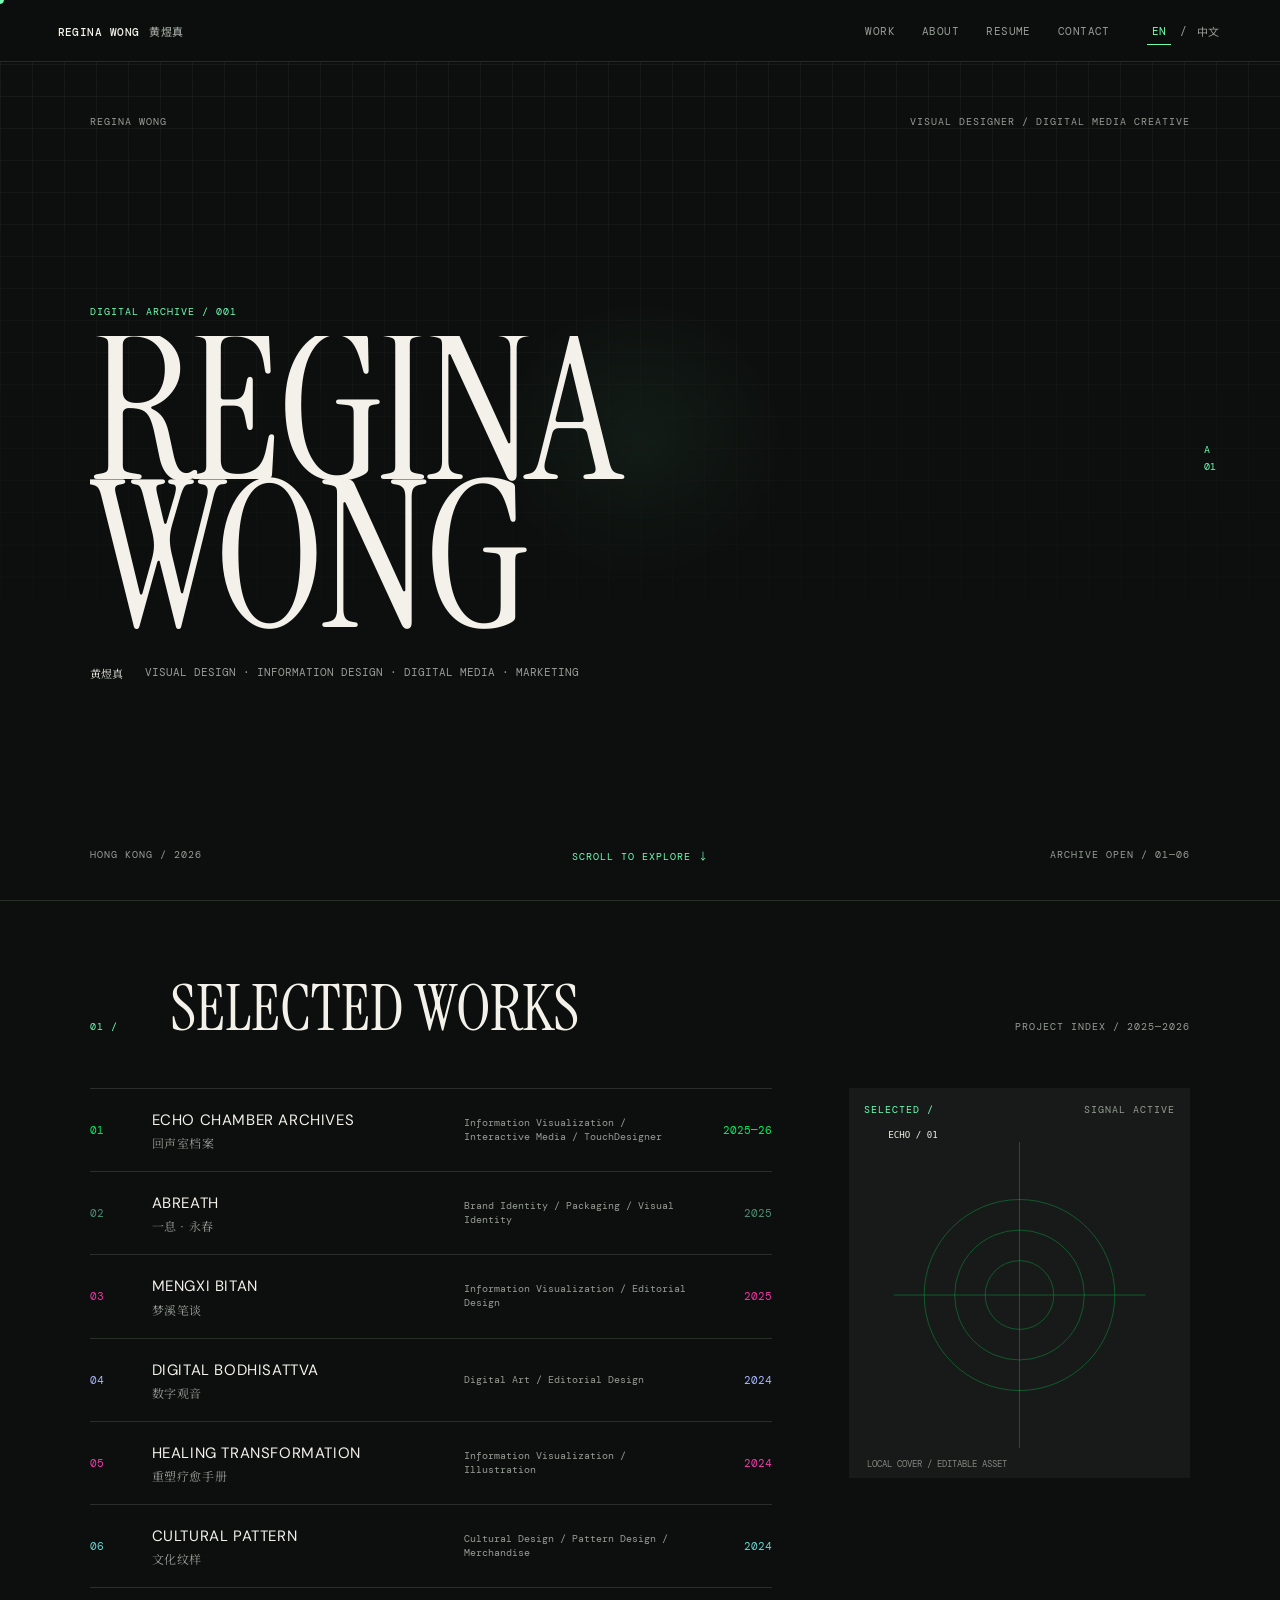
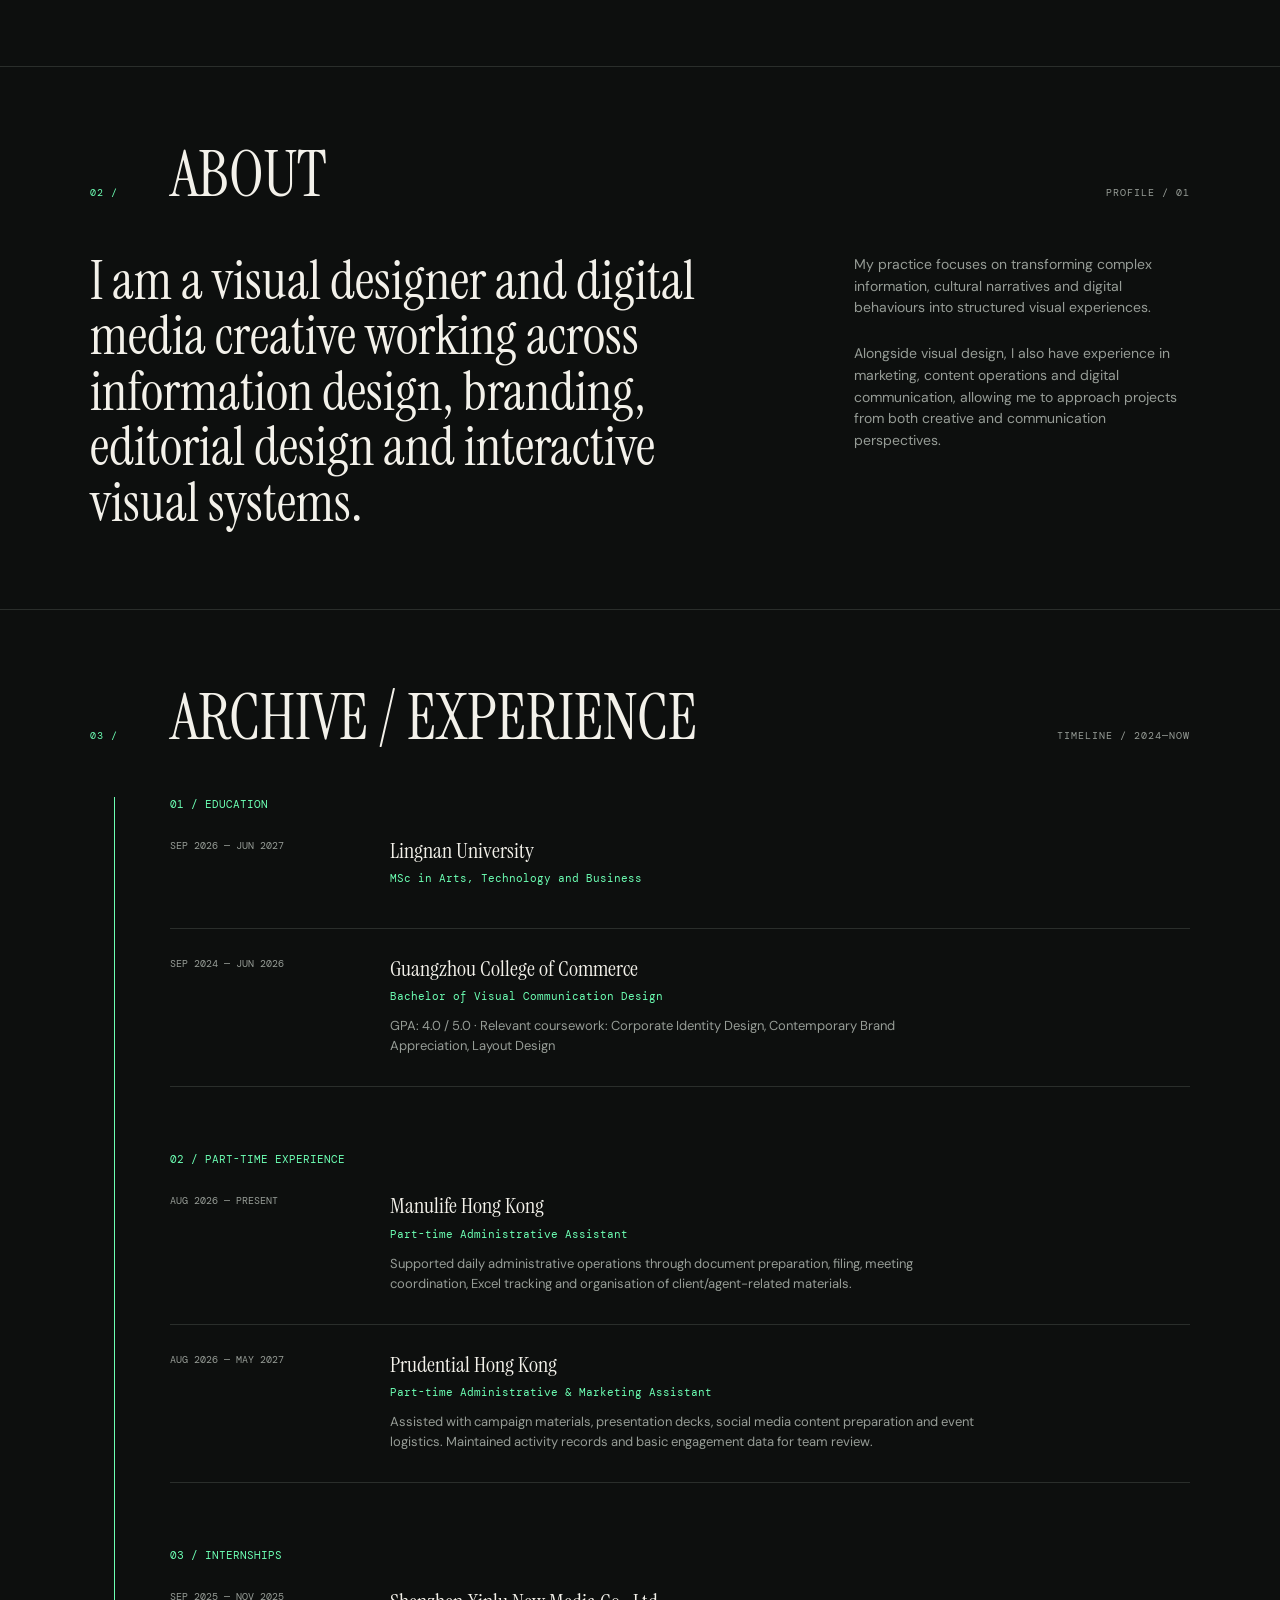
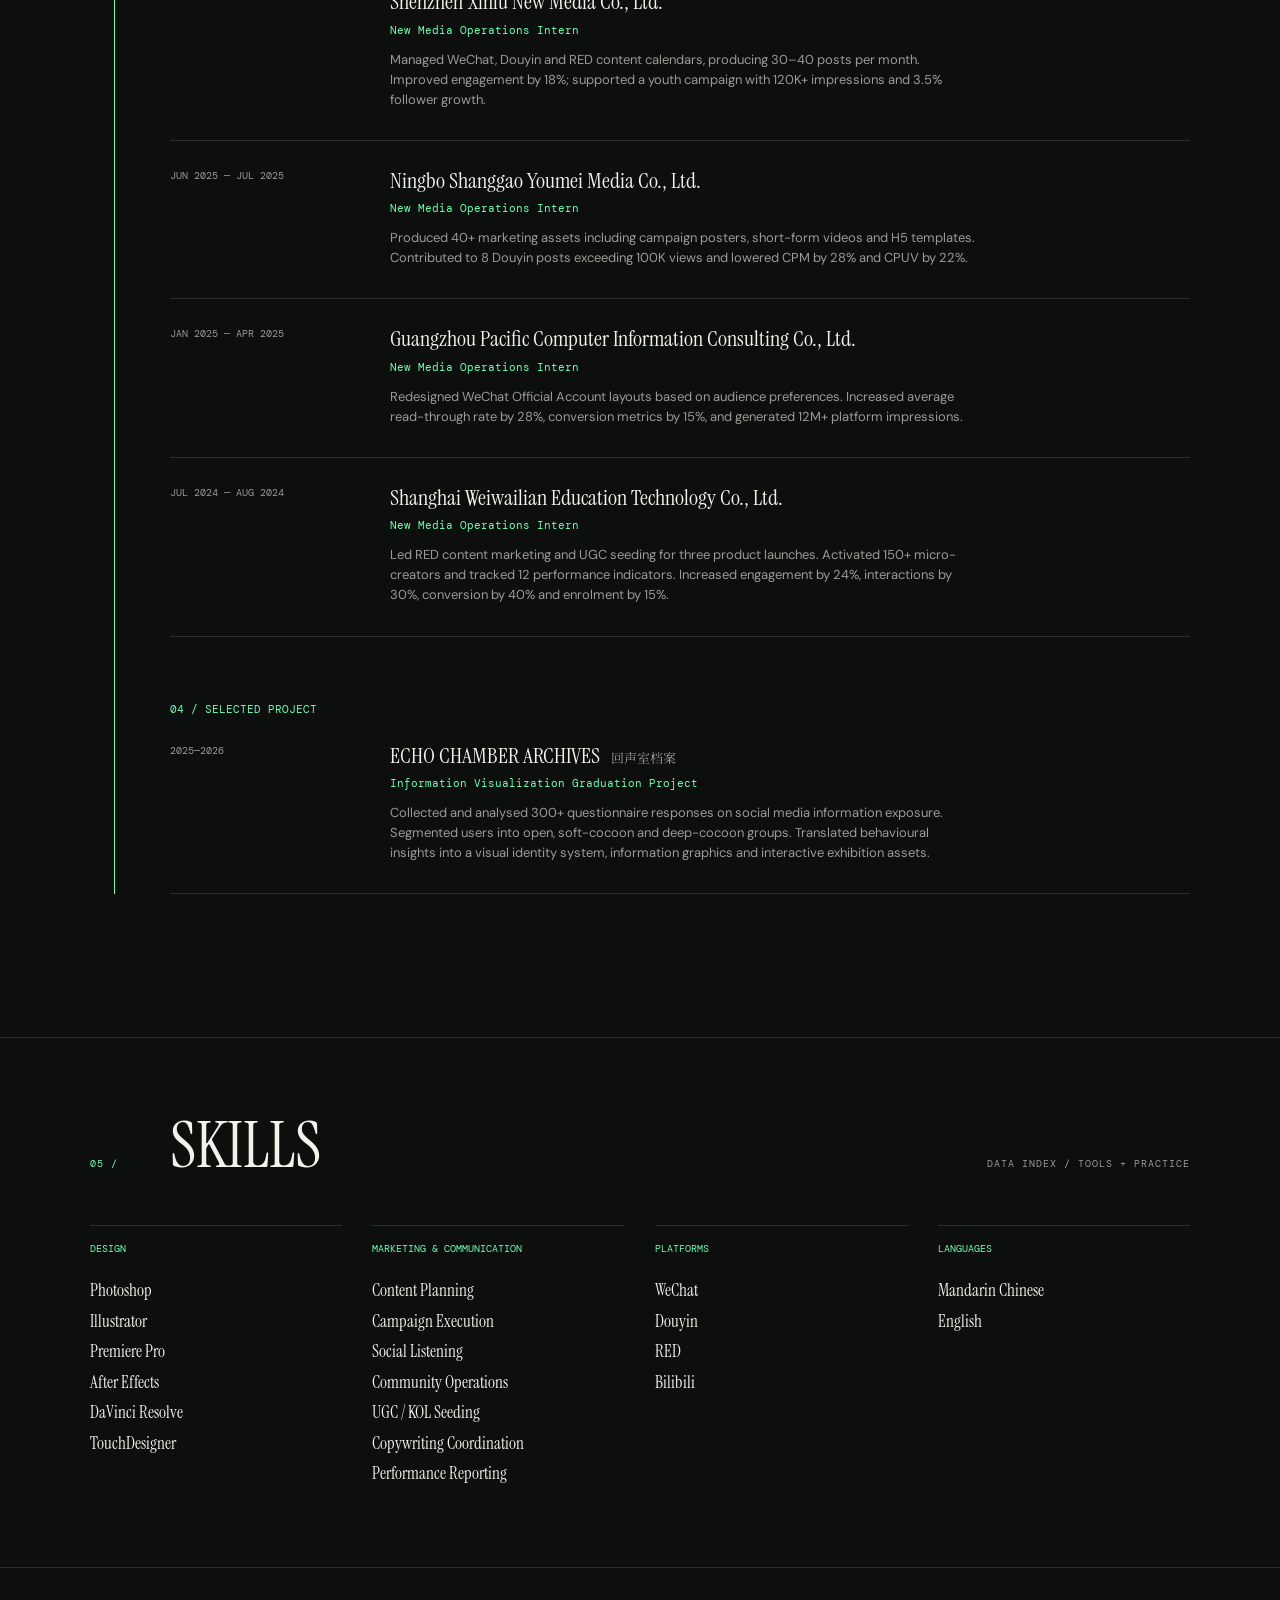
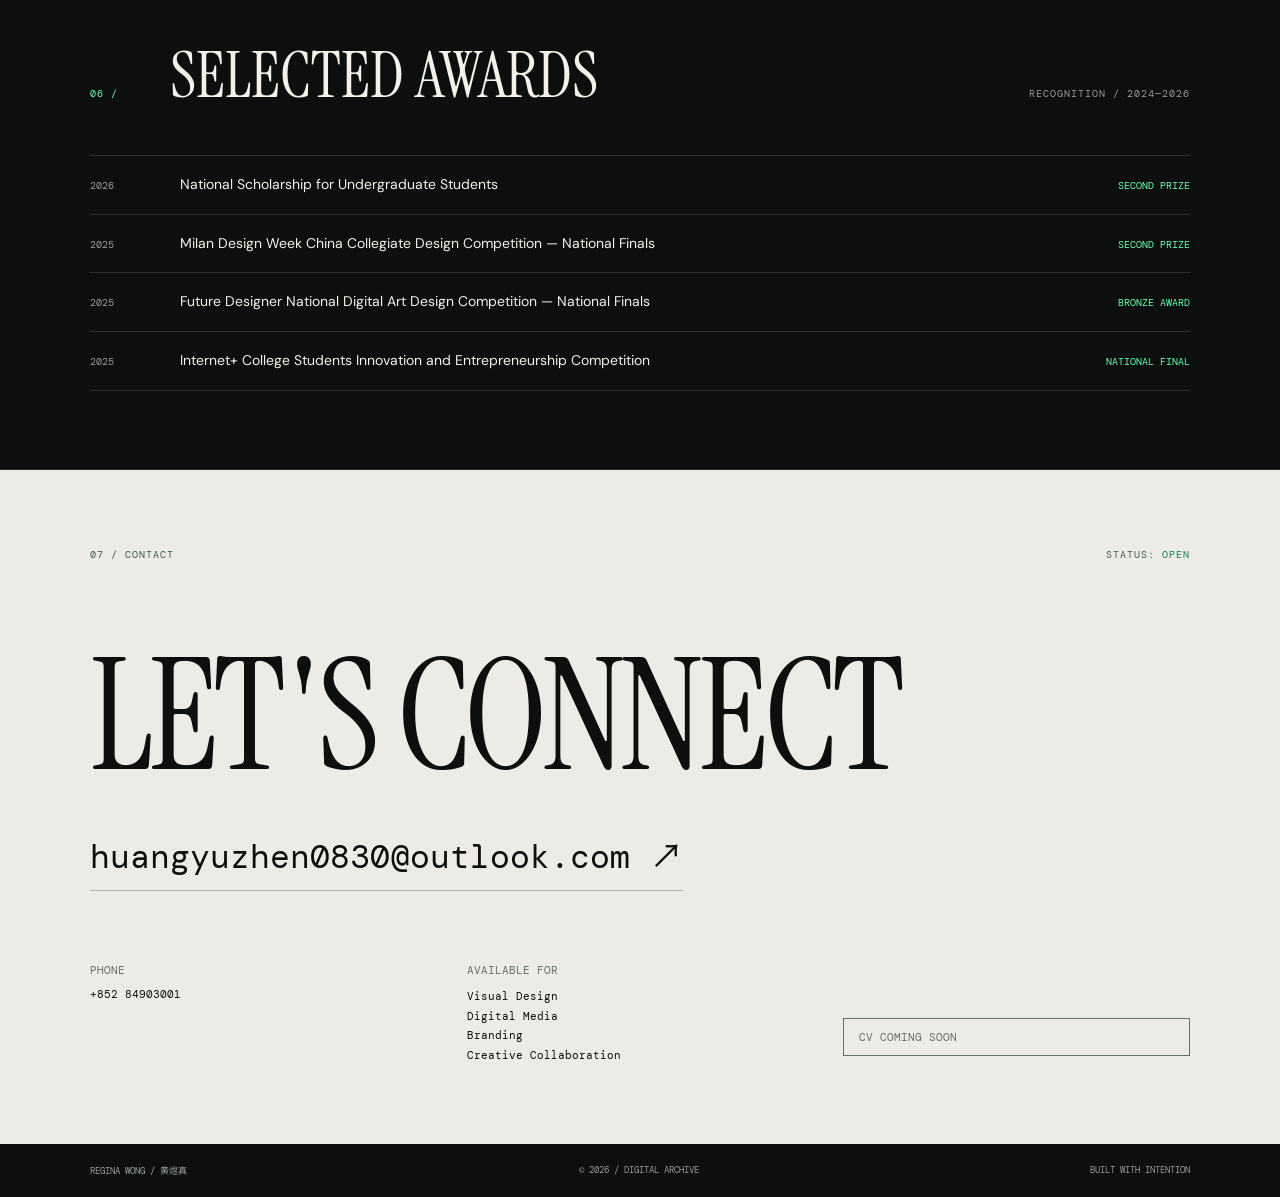
<file: index.html>
<!doctype html>
<html lang="en">
<head>
  <meta charset="utf-8">
  <meta name="viewport" content="width=device-width, initial-scale=1">
  <meta http-equiv="refresh" content="0; url=./portfolio/">
  <link rel="canonical" href="./portfolio/">
  <title>Regina Wong — Digital Archive</title>
  <script>window.location.replace("./portfolio/");</script>
</head>
<body>
  <p>Redirecting to <a href="./portfolio/">Regina Wong — Digital Archive</a>…</p>
</body>
</html>
<!-- Trigger GitHub Pages rebuild after switching to branch deployment. -->
</file>
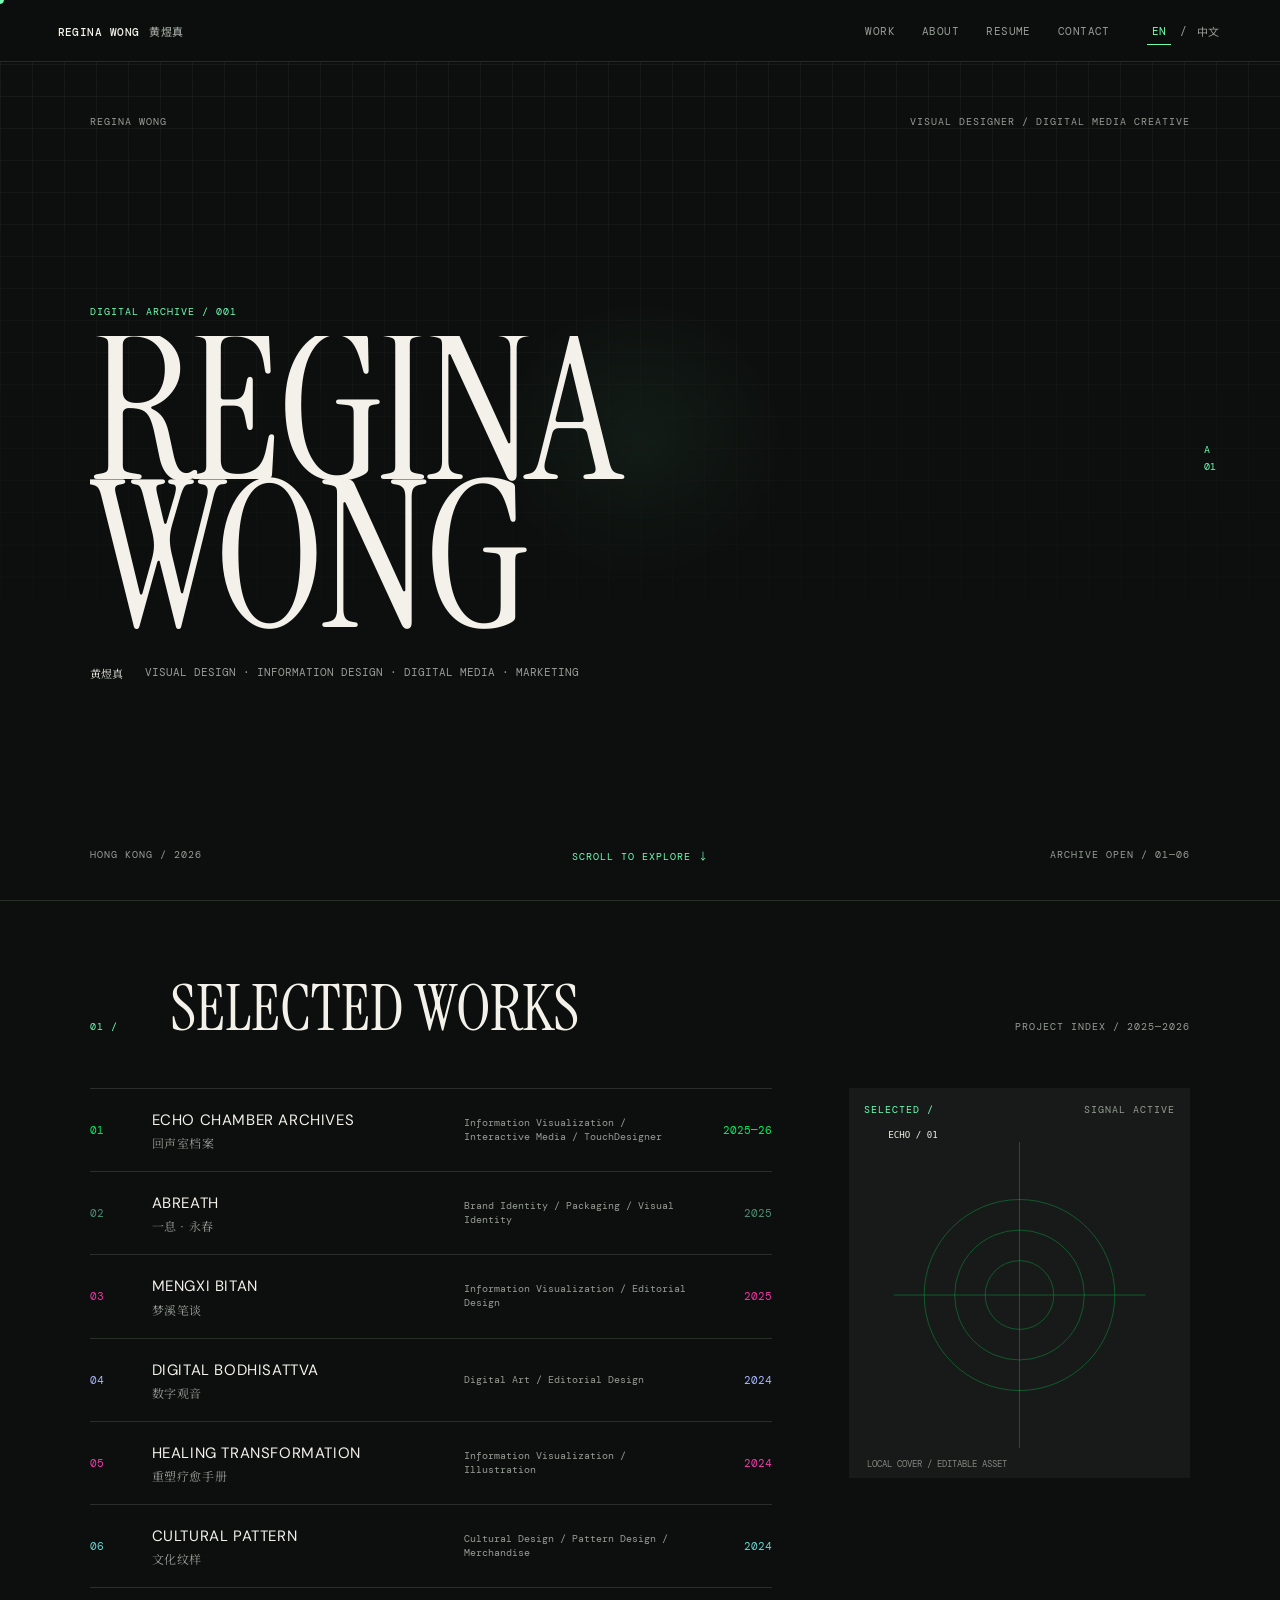
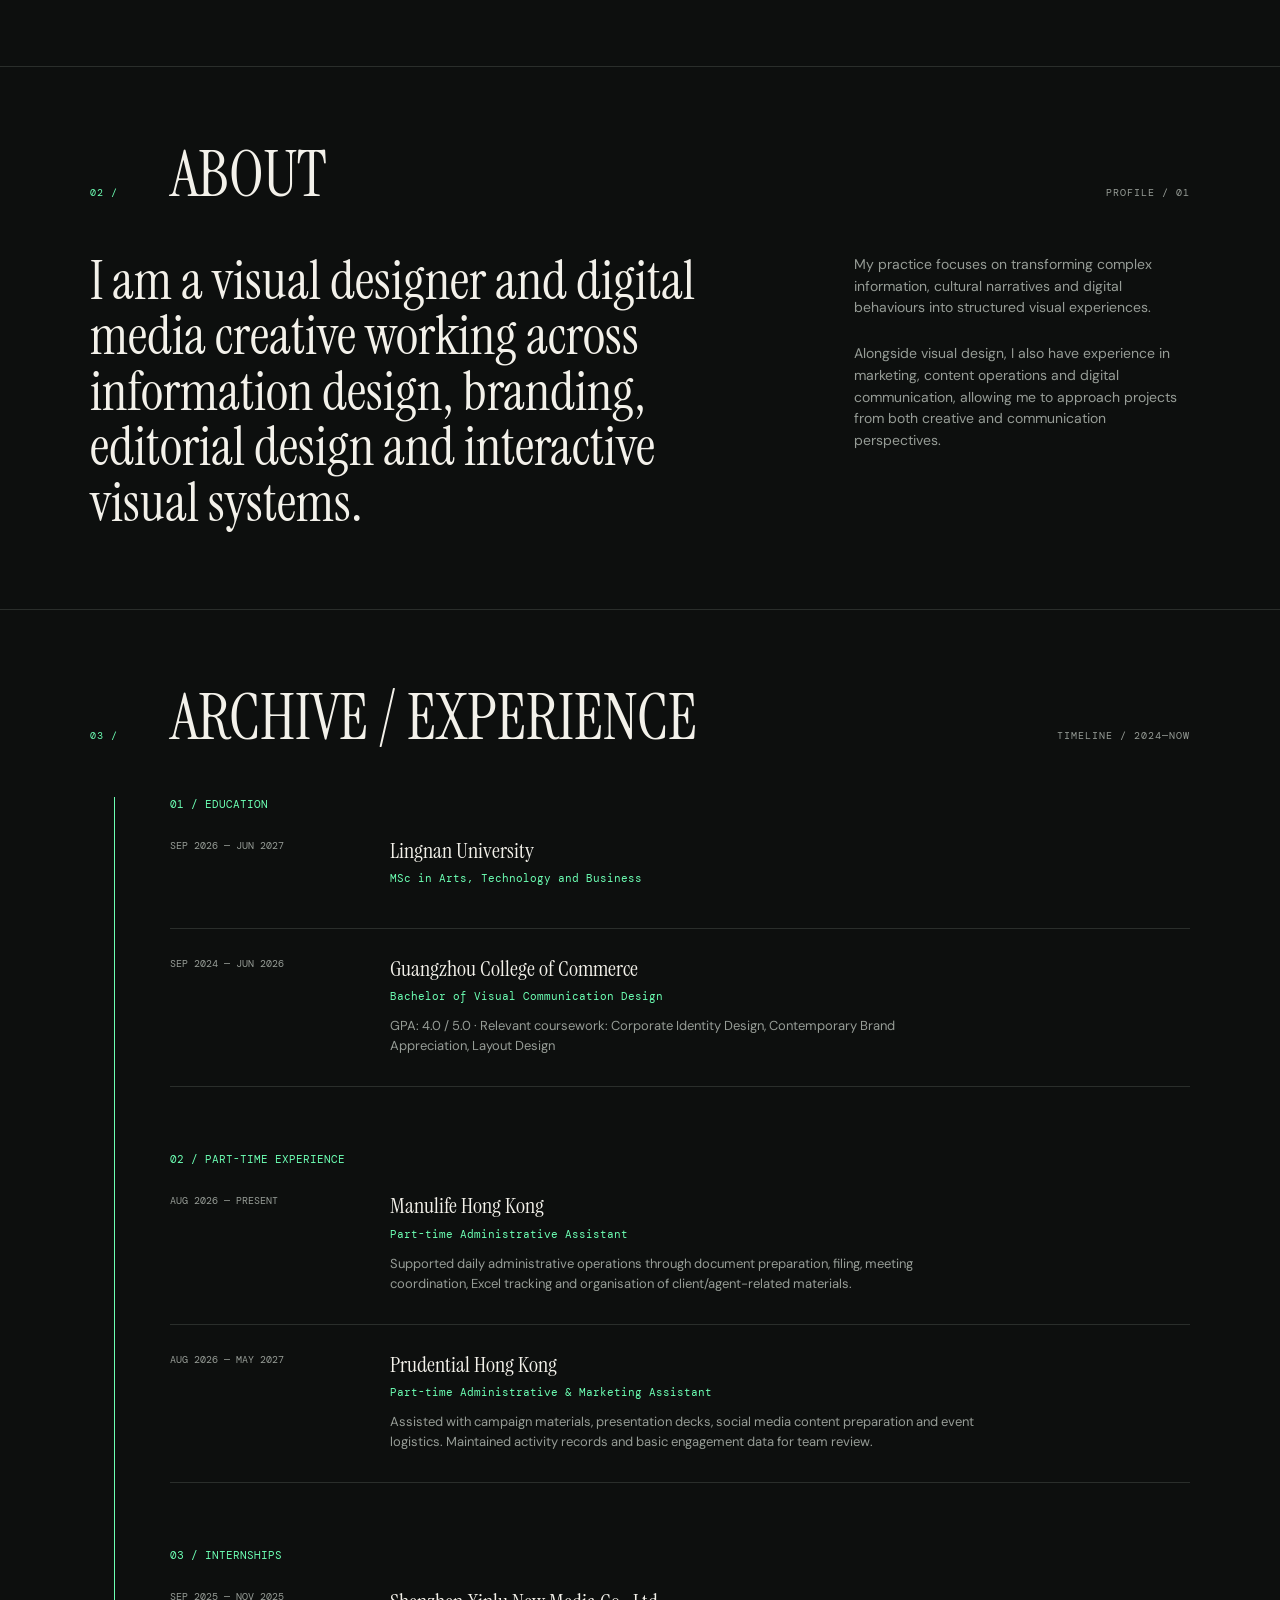
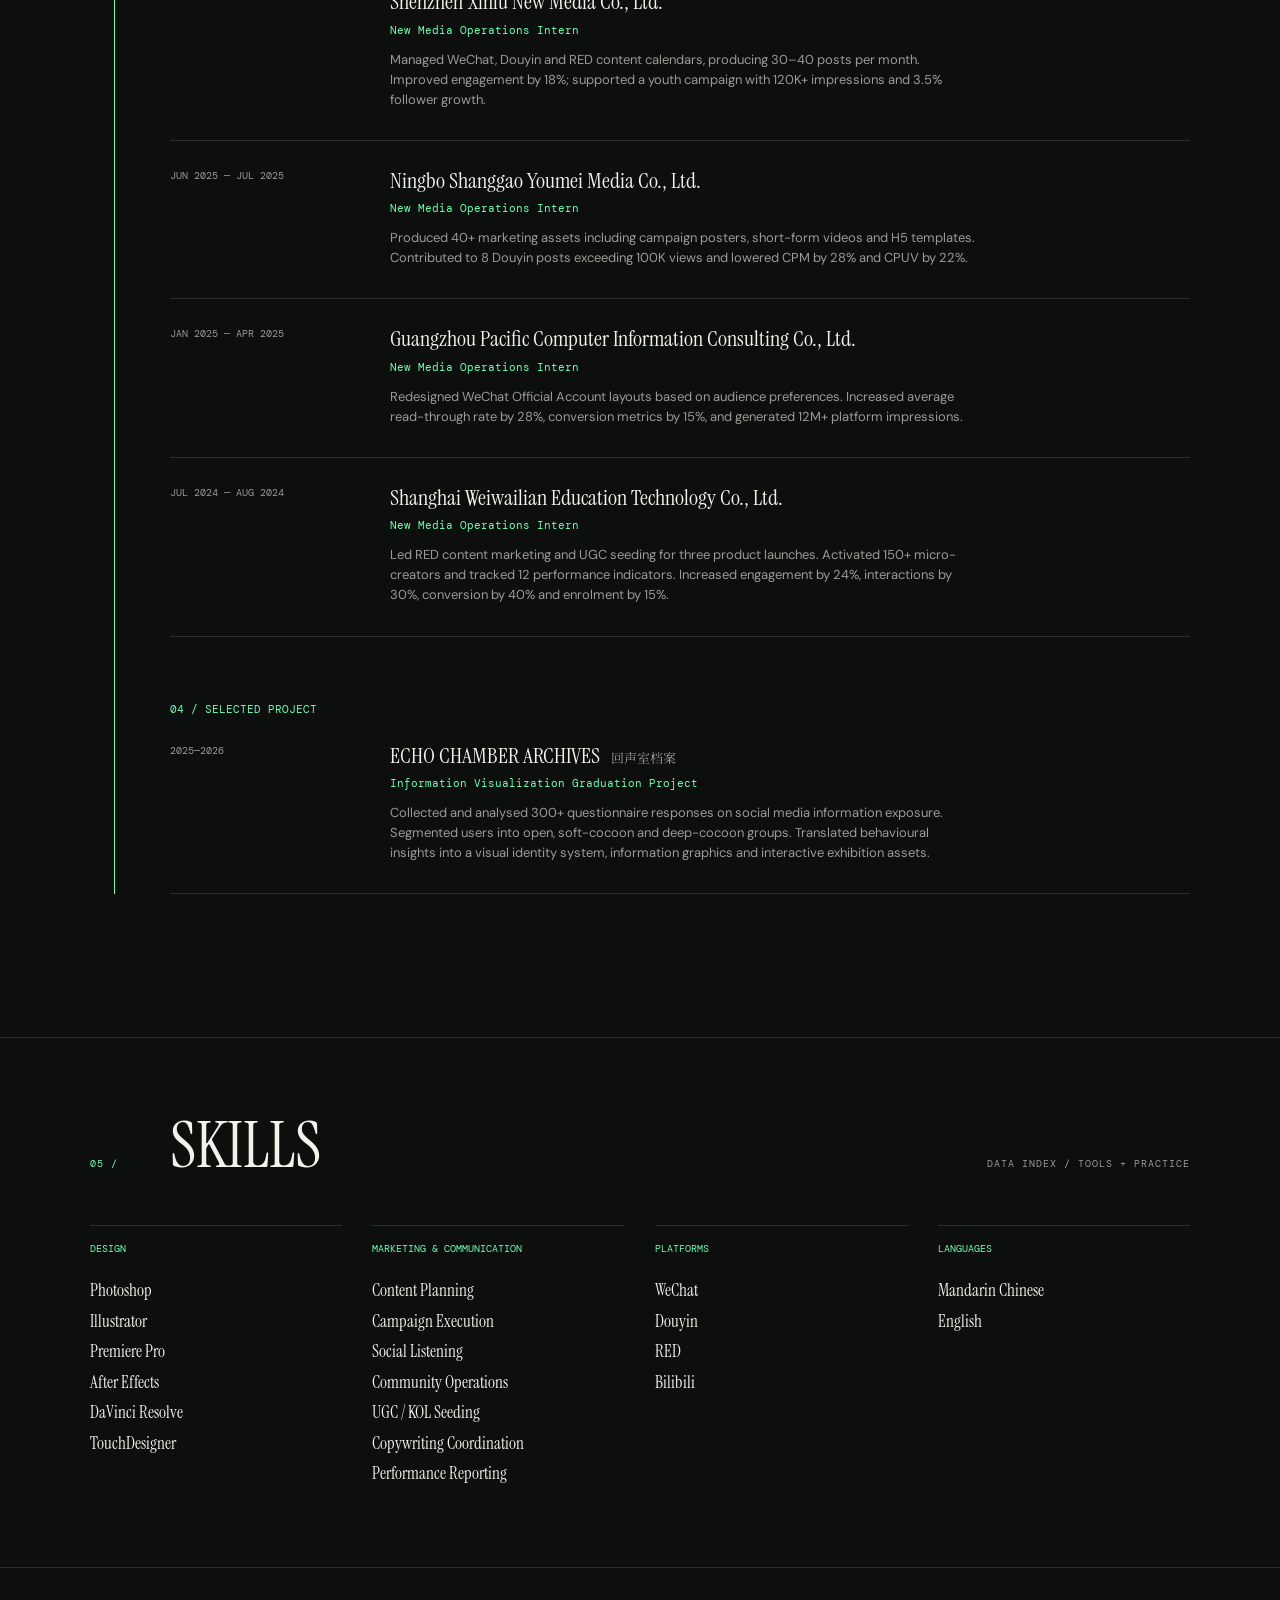
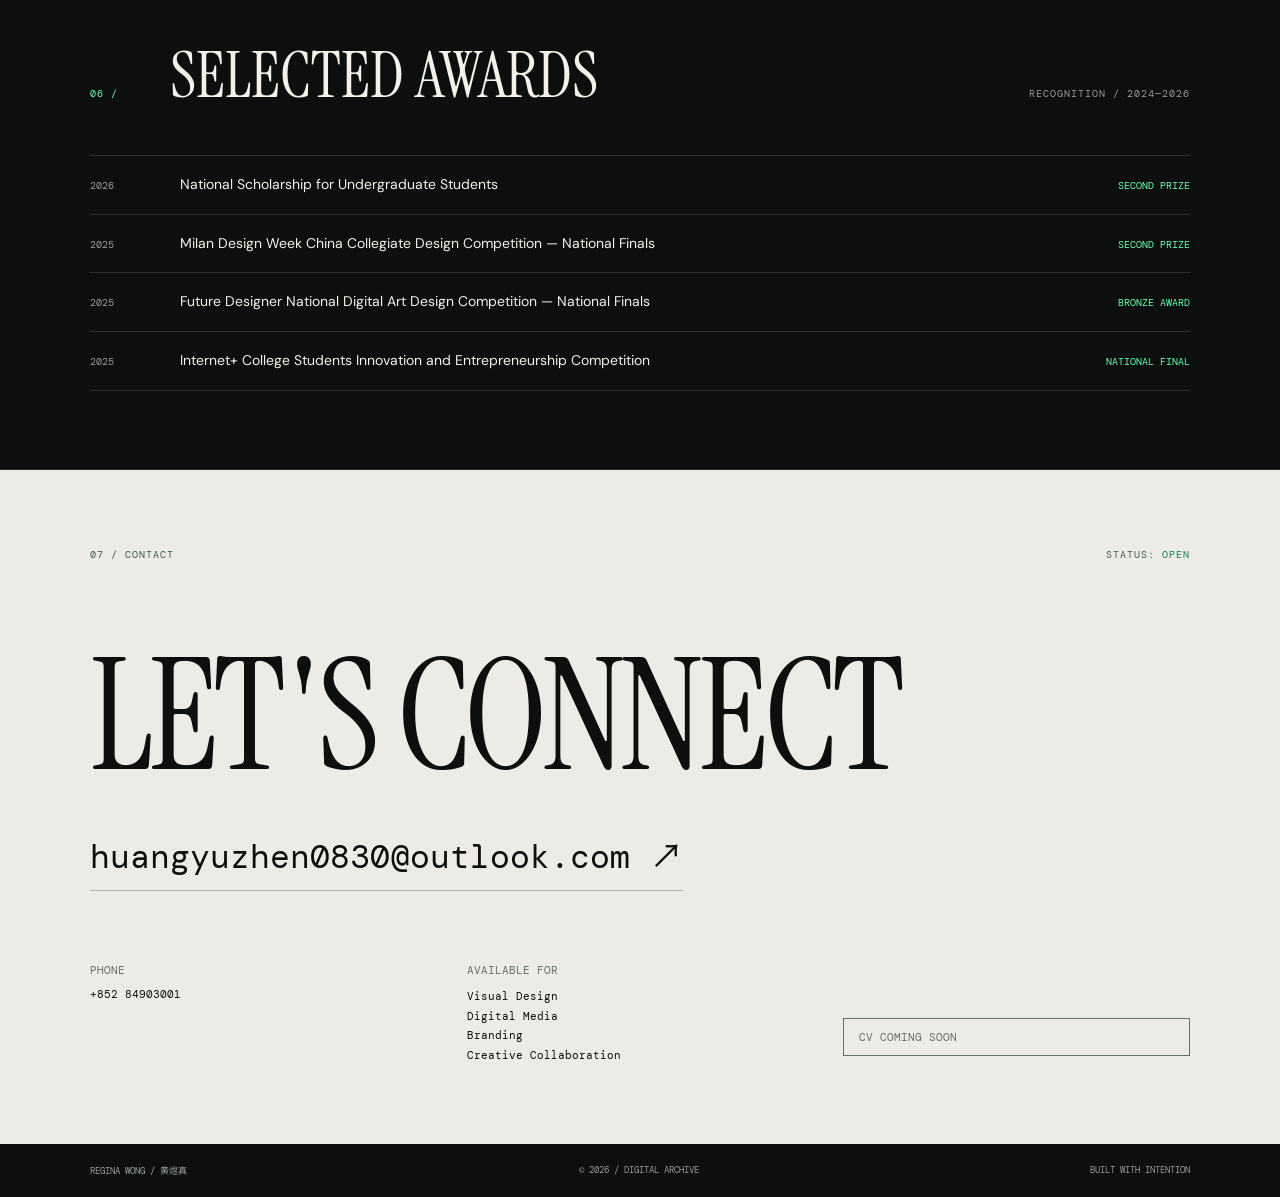
<file: portfolio/index.html>
<!doctype html>
<html lang="en">
<head>
  <meta charset="UTF-8">
  <meta name="viewport" content="width=device-width, initial-scale=1.0">
  <meta name="description" content="Regina Wong — visual designer and digital media creative. Digital archive portfolio.">
  <title>Regina Wong — Digital Archive</title>
  <link rel="preconnect" href="https://fonts.googleapis.com">
  <link rel="preconnect" href="https://fonts.gstatic.com" crossorigin>
  <link href="https://fonts.googleapis.com/css2?family=DM+Mono:wght@400;500&family=DM+Sans:wght@400;500;700&family=Instrument+Serif:ital@0;1&family=Noto+Sans+SC:wght@400;500;700&family=Noto+Serif+SC:wght@400;500&display=swap" rel="stylesheet">
  <link rel="stylesheet" href="style.css">
</head>
<body>
  <div class="loading-screen" aria-hidden="true">
    <div class="loader-copy"><span>INDEX_000</span><span>LOADING ARCHIVE</span><span>REGINA_WONG.DB</span></div>
    <div class="loader-bar"><i></i></div>
  </div>
  <div class="cursor" aria-hidden="true"><span></span><b data-en="VIEW" data-zh="查看">VIEW</b></div>
  <div class="scroll-progress"></div>

  <header class="site-header">
    <a class="wordmark" href="#top" aria-label="Regina Wong home"><span>REGINA WONG</span><span class="wordmark-cn">黄煜真</span></a>
    <nav class="main-nav" aria-label="Primary navigation">
      <a href="#work" data-en="WORK" data-zh="作品">WORK</a>
      <a href="#about" data-en="ABOUT" data-zh="关于">ABOUT</a>
      <a href="#resume" data-en="RESUME" data-zh="履历">RESUME</a>
      <a href="#contact" data-en="CONTACT" data-zh="联系">CONTACT</a>
    </nav>
    <div class="language-switcher" aria-label="Language switcher"><button class="lang-button is-active" data-lang="en" aria-pressed="true">EN</button><span>/</span><button class="lang-button" data-lang="zh" aria-pressed="false">中文</button></div>
  </header>

  <main id="top">
    <section class="hero section-pad" aria-labelledby="hero-title">
      <div class="hero-meta"><span>REGINA WONG</span><span data-en="VISUAL DESIGNER / DIGITAL MEDIA CREATIVE" data-zh="视觉设计 / 数字媒体创作者">VISUAL DESIGNER / DIGITAL MEDIA CREATIVE</span></div>
      <div class="hero-main">
        <p class="eyebrow" data-en="DIGITAL ARCHIVE / 001" data-zh="数字档案 / 001">DIGITAL ARCHIVE / 001</p>
        <h1 id="hero-title"><span>REGINA</span><span>WONG</span></h1>
        <div class="hero-subline"><span class="hero-cn">黄煜真</span><span data-en="Visual design · Information design · Digital media · Marketing" data-zh="视觉设计 · 信息设计 · 数字媒体 · 市场传播">Visual design · Information design · Digital media · Marketing</span></div>
      </div>
      <div class="hero-foot"><span>HONG KONG / 2026</span><a href="#work" class="scroll-cue" data-en="SCROLL TO EXPLORE ↓" data-zh="向下探索 ↓">SCROLL TO EXPLORE ↓</a><span>ARCHIVE OPEN / 01—06</span></div>
      <div class="hero-index">A<br>01</div>
    </section>

    <section id="work" class="works section-pad section-rule">
      <div class="section-heading"><span class="section-index">01 /</span><h2 data-en="SELECTED WORKS" data-zh="精选作品">SELECTED WORKS</h2><span class="section-note" data-en="PROJECT INDEX / 2025—2026" data-zh="项目索引 / 2025—2026">PROJECT INDEX / 2025—2026</span></div>
      <div class="works-layout">
        <div class="project-list" role="list">
          <a class="project-row" role="listitem" data-project="echo" href="#project-detail" style="--project-accent:#00f060"><span class="project-no">01</span><span class="project-name">ECHO CHAMBER ARCHIVES<small data-en="回声室档案" data-zh="回声室档案">回声室档案</small></span><span class="project-tags" data-en="Information Visualization / Interactive Media / TouchDesigner" data-zh="信息可视化 / 互动媒体 / TouchDesigner">Information Visualization / Interactive Media / TouchDesigner</span><span class="project-year">2025—26</span></a>
          <a class="project-row" role="listitem" data-project="abreath" href="#project-detail" style="--project-accent:#4d8f73"><span class="project-no">02</span><span class="project-name">ABREATH<small data-en="一息 · 永春" data-zh="一息 · 永春">一息 · 永春</small></span><span class="project-tags" data-en="Brand Identity / Packaging / Visual Identity" data-zh="品牌视觉 / 包装设计 / 品牌识别">Brand Identity / Packaging / Visual Identity</span><span class="project-year">2025</span></a>
          <a class="project-row" role="listitem" data-project="mengxi" href="#project-detail" style="--project-accent:#f035a5"><span class="project-no">03</span><span class="project-name">MENGXI BITAN<small data-en="梦溪笔谈" data-zh="梦溪笔谈">梦溪笔谈</small></span><span class="project-tags" data-en="Information Visualization / Editorial Design" data-zh="信息可视化 / 编辑设计">Information Visualization / Editorial Design</span><span class="project-year">2025</span></a>
          <a class="project-row" role="listitem" data-project="bodhisattva" href="#project-detail" style="--project-accent:#a8b7ff"><span class="project-no">04</span><span class="project-name">DIGITAL BODHISATTVA<small data-en="数字观音" data-zh="数字观音">数字观音</small></span><span class="project-tags" data-en="Digital Art / Editorial Design" data-zh="数字艺术 / 编辑设计">Digital Art / Editorial Design</span><span class="project-year">2024</span></a>
          <a class="project-row" role="listitem" data-project="healing" href="#project-detail" style="--project-accent:#f239ac"><span class="project-no">05</span><span class="project-name">HEALING TRANSFORMATION<small data-en="重塑疗愈手册" data-zh="重塑疗愈手册">重塑疗愈手册</small></span><span class="project-tags" data-en="Information Visualization / Illustration" data-zh="信息可视化 / 插画设计">Information Visualization / Illustration</span><span class="project-year">2024</span></a>
          <a class="project-row" role="listitem" data-project="pattern" href="#project-detail" style="--project-accent:#69d4d0"><span class="project-no">06</span><span class="project-name">CULTURAL PATTERN<small data-en="文化纹样" data-zh="文化纹样">文化纹样</small></span><span class="project-tags" data-en="Cultural Design / Pattern Design / Merchandise" data-zh="文化设计 / 纹样设计 / 文创产品">Cultural Design / Pattern Design / Merchandise</span><span class="project-year">2024</span></a>
        </div>
        <div class="project-preview" aria-hidden="true"><div class="preview-meta"><span data-en="SELECTED /" data-zh="选中 /">SELECTED / <b>01</b></span><span class="preview-status" data-en="SIGNAL ACTIVE" data-zh="信号激活">SIGNAL ACTIVE</span></div><img class="preview-image" src="assets/projects/echo/cover.svg" alt="" width="800" height="1000" fetchpriority="high"><span class="preview-label" data-en="LOCAL COVER / EDITABLE ASSET" data-zh="本地封面 / 可替换素材">LOCAL COVER / EDITABLE ASSET</span></div>
      </div>
    </section>

    <section id="project-detail" class="project-detail" aria-labelledby="detail-title" hidden>
      <div class="detail-shell section-pad">
        <div class="detail-top"><a class="back-to-works" href="#work" data-en="← BACK TO WORKS" data-zh="← 返回作品">← BACK TO WORKS</a><span class="detail-index"><span data-en="PROJECT /" data-zh="项目 /">PROJECT /</span> <b>01</b></span></div>
        <div class="detail-heading"><p class="eyebrow" data-en="CASE STUDY / EDITABLE CONTENT" data-zh="案例研究 / 可替换内容">CASE STUDY / EDITABLE CONTENT</p><h2 id="detail-title">ECHO CHAMBER ARCHIVES</h2><p id="detail-subtitle">回声室档案</p></div>
        <div class="detail-grid"><div class="detail-cover"><img id="detail-image" src="assets/projects/echo/cover.svg" alt="Echo Chamber Archives project cover" width="800" height="1000"></div><div class="detail-facts"><div><span data-en="YEAR" data-zh="年份">YEAR</span><strong id="detail-year">2025—2026</strong></div><div><span data-en="TOOLS" data-zh="工具">TOOLS</span><strong id="detail-tools">TouchDesigner / To be confirmed</strong></div><div><span data-en="ROLE" data-zh="职责">ROLE</span><strong id="detail-role">To be confirmed / 待补充</strong></div></div></div>
        <div class="detail-sections"><article><h3 data-en="PROJECT OVERVIEW" data-zh="项目概述">PROJECT OVERVIEW</h3><p id="detail-overview" data-en="Project overview to be supplied. Replace this note with confirmed project context, scope and format." data-zh="项目概述待补充。请替换为已确认的项目背景、范围与呈现形式。">Project overview to be supplied. Replace this note with confirmed project context, scope and format.</p></article><article><h3 data-en="BACKGROUND" data-zh="项目背景">BACKGROUND</h3><p id="detail-background" data-en="Background information to be supplied. No project outcome has been inferred here." data-zh="项目背景待补充。此处未擅自推断任何项目成果。">Background information to be supplied. No project outcome has been inferred here.</p></article><article><h3 data-en="OBJECTIVE" data-zh="项目目标">OBJECTIVE</h3><p id="detail-objective" data-en="Objective to be confirmed by the designer." data-zh="项目目标待由设计者确认。">Objective to be confirmed by the designer.</p></article><article><h3 data-en="PROCESS" data-zh="设计过程">PROCESS</h3><p id="detail-process" data-en="Process documentation to be supplied." data-zh="设计过程资料待补充。">Process documentation to be supplied.</p></article><article><h3 data-en="OUTCOME" data-zh="最终成果">OUTCOME</h3><p id="detail-outcome" data-en="Final outcome description to be supplied. Replace with verified deliverables only." data-zh="最终成果待补充。请仅替换为已确认的交付内容。">Final outcome description to be supplied. Replace with verified deliverables only.</p></article></div>
        <div class="detail-navigation"><a id="previous-project" href="#project-detail"><span data-en="PREVIOUS PROJECT" data-zh="上一个项目">PREVIOUS PROJECT</span><strong></strong></a><a id="next-project" href="#project-detail"><span data-en="NEXT PROJECT" data-zh="下一个项目">NEXT PROJECT</span><strong></strong></a></div>
      </div>
    </section>

    <section id="about" class="about section-pad section-rule">
      <div class="section-heading"><span class="section-index">02 /</span><h2 data-en="ABOUT" data-zh="关于我">ABOUT</h2><span class="section-note" data-en="PROFILE / 01" data-zh="简介 / 01">PROFILE / 01</span></div>
      <div class="about-grid"><p class="display-copy" data-en="I am a visual designer and digital media creative working across information design, branding, editorial design and interactive visual systems." data-zh="我是一名视觉设计与数字媒体创作者，实践方向涵盖信息设计、品牌视觉、编辑设计与互动视觉系统。">I am a visual designer and digital media creative working across information design, branding, editorial design and interactive visual systems.</p><div class="about-copy"><p data-en="My practice focuses on transforming complex information, cultural narratives and digital behaviours into structured visual experiences." data-zh="我的创作关注复杂信息、文化叙事与数字行为，并尝试通过视觉结构将其转化为清晰且具有体验性的传播形式。">My practice focuses on transforming complex information, cultural narratives and digital behaviours into structured visual experiences.</p><p data-en="Alongside visual design, I also have experience in marketing, content operations and digital communication, allowing me to approach projects from both creative and communication perspectives." data-zh="除了视觉设计，我也具有市场传播、内容运营与数字媒体相关经验，使我能够同时从视觉创意与传播策略的角度理解项目。">Alongside visual design, I also have experience in marketing, content operations and digital communication, allowing me to approach projects from both creative and communication perspectives.</p></div></div>
    </section>

    <section id="resume" class="resume section-pad section-rule">
      <div class="section-heading"><span class="section-index">03 /</span><h2 data-en="ARCHIVE / EXPERIENCE" data-zh="经历档案">ARCHIVE / EXPERIENCE</h2><span class="section-note" data-en="TIMELINE / 2024—NOW" data-zh="时间线 / 2024—至今">TIMELINE / 2024—NOW</span></div>
      <div class="timeline">
        <div class="timeline-group"><h3 data-en="01 / EDUCATION" data-zh="01 / 教育经历">01 / EDUCATION</h3><article class="timeline-item"><time>SEP 2026 — JUN 2027</time><div><h4>Lingnan University</h4><p class="role" data-en="MSc in Arts, Technology and Business" data-zh="艺术、科技与商业理学硕士">MSc in Arts, Technology and Business</p></div></article><article class="timeline-item"><time>SEP 2024 — JUN 2026</time><div><h4>Guangzhou College of Commerce</h4><p class="role" data-en="Bachelor of Visual Communication Design" data-zh="视觉传达设计学士">Bachelor of Visual Communication Design</p><p class="details" data-en="GPA: 4.0 / 5.0 · Relevant coursework: Corporate Identity Design, Contemporary Brand Appreciation, Layout Design" data-zh="GPA：4.0 / 5.0 · 相关课程：企业形象设计、当代品牌鉴赏、版式设计">GPA: 4.0 / 5.0 · Relevant coursework: Corporate Identity Design, Contemporary Brand Appreciation, Layout Design</p></div></article></div>
        <div class="timeline-group"><h3 data-en="02 / PART-TIME EXPERIENCE" data-zh="02 / 兼职经历">02 / PART-TIME EXPERIENCE</h3><article class="timeline-item"><time>AUG 2026 — PRESENT</time><div><h4>Manulife Hong Kong</h4><p class="role" data-en="Part-time Administrative Assistant" data-zh="兼职行政助理">Part-time Administrative Assistant</p><p class="details" data-en="Supported daily administrative operations through document preparation, filing, meeting coordination, Excel tracking and organisation of client/agent-related materials." data-zh="负责日常行政支持，包括文件整理、资料归档、会议协调、Excel 数据记录以及客户与代理相关资料管理。">Supported daily administrative operations through document preparation, filing, meeting coordination, Excel tracking and organisation of client/agent-related materials.</p></div></article><article class="timeline-item"><time>AUG 2026 — MAY 2027</time><div><h4>Prudential Hong Kong</h4><p class="role" data-en="Part-time Administrative & Marketing Assistant" data-zh="兼职行政及市场助理">Part-time Administrative & Marketing Assistant</p><p class="details" data-en="Assisted with campaign materials, presentation decks, social media content preparation and event logistics. Maintained activity records and basic engagement data for team review." data-zh="协助宣传物料、演示文稿、社交媒体内容准备及活动协调，整理活动记录及基础互动数据，用于团队内部复盘。">Assisted with campaign materials, presentation decks, social media content preparation and event logistics. Maintained activity records and basic engagement data for team review.</p></div></article></div>
        <div class="timeline-group"><h3 data-en="03 / INTERNSHIPS" data-zh="03 / 实习经历">03 / INTERNSHIPS</h3><article class="timeline-item"><time>SEP 2025 — NOV 2025</time><div><h4>Shenzhen Xinlu New Media Co., Ltd.</h4><p class="role">New Media Operations Intern</p><p class="details" data-en="Managed WeChat, Douyin and RED content calendars, producing 30–40 posts per month. Improved engagement by 18%; supported a youth campaign with 120K+ impressions and 3.5% follower growth." data-zh="负责微信、抖音及小红书内容排期，每月产出约 30–40 条内容。通过内容优化使互动率提升 18%，参与青年向营销活动，获得 120K+ 曝光，两个月粉丝增长约 3.5%。">Managed WeChat, Douyin and RED content calendars, producing 30–40 posts per month. Improved engagement by 18%; supported a youth campaign with 120K+ impressions and 3.5% follower growth.</p></div></article><article class="timeline-item"><time>JUN 2025 — JUL 2025</time><div><h4>Ningbo Shanggao Youmei Media Co., Ltd.</h4><p class="role">New Media Operations Intern</p><p class="details" data-en="Produced 40+ marketing assets including campaign posters, short-form videos and H5 templates. Contributed to 8 Douyin posts exceeding 100K views and lowered CPM by 28% and CPUV by 22%." data-zh="制作 40+ 市场推广视觉物料，包括活动海报、短视频及 H5 模板。参与制作的 8 条抖音内容播放量超过 10 万，CPM 降低 28%，CPUV 降低 22%。">Produced 40+ marketing assets including campaign posters, short-form videos and H5 templates. Contributed to 8 Douyin posts exceeding 100K views and lowered CPM by 28% and CPUV by 22%.</p></div></article><article class="timeline-item"><time>JAN 2025 — APR 2025</time><div><h4>Guangzhou Pacific Computer Information Consulting Co., Ltd.</h4><p class="role">New Media Operations Intern</p><p class="details" data-en="Redesigned WeChat Official Account layouts based on audience preferences. Increased average read-through rate by 28%, conversion metrics by 15%, and generated 12M+ platform impressions." data-zh="根据用户偏好优化微信公众号视觉排版。平均阅读完成率提升 28%，转化指标提升约 15%，实习期间累计获得 1200 万+ 平台曝光。">Redesigned WeChat Official Account layouts based on audience preferences. Increased average read-through rate by 28%, conversion metrics by 15%, and generated 12M+ platform impressions.</p></div></article><article class="timeline-item"><time>JUL 2024 — AUG 2024</time><div><h4>Shanghai Weiwailian Education Technology Co., Ltd.</h4><p class="role">New Media Operations Intern</p><p class="details" data-en="Led RED content marketing and UGC seeding for three product launches. Activated 150+ micro-creators and tracked 12 performance indicators. Increased engagement by 24%, interactions by 30%, conversion by 40% and enrolment by 15%." data-zh="负责三个教育产品上线期间的小红书内容营销及 UGC 投放。合作 150+ 微型内容创作者，追踪 12 项内容表现指标，互动率提升 24%，互动量提升 30%，转化率提升 40%，课程报名提升 15%。">Led RED content marketing and UGC seeding for three product launches. Activated 150+ micro-creators and tracked 12 performance indicators. Increased engagement by 24%, interactions by 30%, conversion by 40% and enrolment by 15%.</p></div></article></div>
        <div class="timeline-group selected-project"><h3 data-en="04 / SELECTED PROJECT" data-zh="04 / 代表项目">04 / SELECTED PROJECT</h3><article class="timeline-item"><time>2025—2026</time><div><h4>ECHO CHAMBER ARCHIVES <small>回声室档案</small></h4><p class="role" data-en="Information Visualization Graduation Project" data-zh="信息可视化毕业设计">Information Visualization Graduation Project</p><p class="details" data-en="Collected and analysed 300+ questionnaire responses on social media information exposure. Segmented users into open, soft-cocoon and deep-cocoon groups. Translated behavioural insights into a visual identity system, information graphics and interactive exhibition assets." data-zh="围绕社交媒体信息接触行为收集并分析 300+ 份问卷数据，将用户划分为开放型、轻度回声室和重度回声室群体，并转化为视觉识别系统、信息图表与互动展览内容。">Collected and analysed 300+ questionnaire responses on social media information exposure. Segmented users into open, soft-cocoon and deep-cocoon groups. Translated behavioural insights into a visual identity system, information graphics and interactive exhibition assets.</p></div></article></div>
      </div>
    </section>

    <section class="data-section section-pad section-rule"><div class="section-heading"><span class="section-index">05 /</span><h2 data-en="SKILLS" data-zh="技能">SKILLS</h2><span class="section-note" data-en="DATA INDEX / TOOLS + PRACTICE" data-zh="数据索引 / 工具 + 实践">DATA INDEX / TOOLS + PRACTICE</span></div><div class="skill-grid"><div><h3 data-en="DESIGN" data-zh="设计工具">DESIGN</h3><p>Photoshop<br>Illustrator<br>Premiere Pro<br>After Effects<br>DaVinci Resolve<br>TouchDesigner</p></div><div><h3 data-en="MARKETING & COMMUNICATION" data-zh="市场与传播">MARKETING & COMMUNICATION</h3><p data-en="Content Planning<br>Campaign Execution<br>Social Listening<br>Community Operations<br>UGC / KOL Seeding<br>Copywriting Coordination<br>Performance Reporting" data-zh="内容策划<br>营销执行<br>社交媒体监听<br>社群运营<br>UGC / KOL 投放<br>文案协调<br>数据复盘">Content Planning<br>Campaign Execution<br>Social Listening<br>Community Operations<br>UGC / KOL Seeding<br>Copywriting Coordination<br>Performance Reporting</p></div><div><h3 data-en="PLATFORMS" data-zh="平台">PLATFORMS</h3><p data-en="WeChat<br>Douyin<br>RED<br>Bilibili" data-zh="微信<br>抖音<br>小红书<br>Bilibili">WeChat<br>Douyin<br>RED<br>Bilibili</p></div><div><h3 data-en="LANGUAGES" data-zh="语言">LANGUAGES</h3><p data-en="Mandarin Chinese<br>English" data-zh="普通话<br>英语">Mandarin Chinese<br>English</p></div></div></section>

    <section class="awards section-pad section-rule"><div class="section-heading"><span class="section-index">06 /</span><h2 data-en="SELECTED AWARDS" data-zh="部分奖项">SELECTED AWARDS</h2><span class="section-note" data-en="RECOGNITION / 2024—2026" data-zh="获奖记录 / 2024—2026">RECOGNITION / 2024—2026</span></div><div class="award-list"><div><span>2026</span><p data-en="National Scholarship for Undergraduate Students" data-zh="国家奖学金">National Scholarship for Undergraduate Students</p><b data-en="SECOND PRIZE" data-zh="二等奖">SECOND PRIZE</b></div><div><span>2025</span><p data-en="Milan Design Week China Collegiate Design Competition — National Finals" data-zh="米兰设计周中国高校设计学科师生优秀作品展全国总决赛">Milan Design Week China Collegiate Design Competition — National Finals</p><b data-en="SECOND PRIZE" data-zh="二等奖">SECOND PRIZE</b></div><div><span>2025</span><p data-en="Future Designer National Digital Art Design Competition — National Finals" data-zh="未来设计师·全国高校数字艺术设计大赛全国总决赛">Future Designer National Digital Art Design Competition — National Finals</p><b data-en="BRONZE AWARD" data-zh="铜奖">BRONZE AWARD</b></div><div><span>2025</span><p data-en="Internet+ College Students Innovation and Entrepreneurship Competition" data-zh="中国国际大学生创新大赛相关全国赛事">Internet+ College Students Innovation and Entrepreneurship Competition</p><b data-en="NATIONAL FINAL" data-zh="全国赛事">NATIONAL FINAL</b></div></div></section>

    <section id="contact" class="contact section-pad section-rule"><div class="contact-top"><span class="section-index" data-en="07 / CONTACT" data-zh="07 / 联系">07 / CONTACT</span><span><span data-en="STATUS" data-zh="状态">STATUS</span>: <i data-en="OPEN" data-zh="开放">OPEN</i></span></div><h2 data-en="LET'S CONNECT" data-zh="保持联系">LET'S CONNECT</h2><a class="email-link" href="mailto:huangyuzhen0830@outlook.com" aria-label="Email Regina Wong">huangyuzhen0830@outlook.com <span>↗</span></a><div class="contact-meta"><div><span data-en="PHONE" data-zh="电话">PHONE</span><a href="tel:+85284903001" aria-label="Call Regina Wong">+852 84903001</a></div><div><span data-en="AVAILABLE FOR" data-zh="可合作方向">AVAILABLE FOR</span><p data-en="Visual Design<br>Digital Media<br>Branding<br>Creative Collaboration" data-zh="视觉设计<br>数字媒体<br>品牌设计<br>创意合作">Visual Design<br>Digital Media<br>Branding<br>Creative Collaboration</p></div><span class="cv-link cv-coming" data-en="CV COMING SOON" data-zh="简历即将更新" aria-label="CV coming soon">CV COMING SOON</span></div></section>
  </main>
  <footer><span>REGINA WONG / 黄煜真</span><span>© 2026 / DIGITAL ARCHIVE</span><span data-en="BUILT WITH INTENTION" data-zh="用心构建">BUILT WITH INTENTION</span></footer>
  <script src="script.js"></script>
</body>
</html>
</file>
<file: portfolio/style.css>
:root {
  --bg: #0d0f0e;
  --surface: #171a18;
  --text: #f3f1ea;
  --muted: #969c96;
  --line: #2a2e2b;
  --mint: #6cffb3;
  --lav: #b8a7ff;
  --serif: 'Instrument Serif', 'Noto Serif SC', serif;
  --sans: 'DM Sans', 'Noto Sans SC', sans-serif;
  --mono: 'DM Mono', 'Noto Sans SC', monospace;
  --mouse-x: 50%;
  --mouse-y: 50%;
}

* { box-sizing: border-box; }
html { scroll-behavior: smooth; }
body { margin: 0; background: var(--bg); color: var(--text); font-family: var(--sans); font-size: 14px; line-height: 1.55; overflow-x: hidden; }
body:before { content: ''; position: fixed; inset: 0; pointer-events: none; z-index: -1; background-image: linear-gradient(rgba(42,46,43,.38) 1px, transparent 1px), linear-gradient(90deg, rgba(42,46,43,.38) 1px, transparent 1px), radial-gradient(circle 220px at var(--mouse-x) var(--mouse-y), rgba(108,255,179,.15), transparent 70%); background-size: 32px 32px, 32px 32px, 100% 100%; mask-image: linear-gradient(to bottom, black 0%, transparent 78%); }
a { color: inherit; text-decoration: none; }
button { font: inherit; color: inherit; }
a:focus-visible, button:focus-visible { outline: 2px solid var(--mint); outline-offset: 3px; }

.loading-screen { position: fixed; inset: 0; background: var(--bg); z-index: 30; display: grid; align-content: center; padding: 7vw; transition: opacity .35s ease, visibility .35s; }
.loading-screen.is-done { opacity: 0; visibility: hidden; }
.loader-copy { display: grid; gap: 4px; font: 11px var(--mono); color: var(--muted); letter-spacing: .08em; }
.loader-copy span:first-child { color: var(--mint); }
.loader-bar { width: min(250px, 70vw); height: 1px; background: var(--line); margin-top: 18px; }
.loader-bar i { display: block; height: 100%; width: 0; background: var(--mint); animation: load .4s ease forwards; }
@keyframes load { to { width: 100%; } }
.cursor { display: none; position: fixed; z-index: 40; left: 0; top: 0; width: 8px; height: 8px; border: 1px solid var(--mint); background: var(--mint); border-radius: 50%; pointer-events: none; transform: translate(-50%, -50%); transition: width .22s, height .22s, background .22s, border .22s; place-items: center; }
.cursor b { opacity: 0; font: 9px var(--mono); color: var(--bg); transition: opacity .2s; }
.cursor-ready { cursor: none; }
.cursor-ready .cursor { display: grid; }
.cursor.is-hover { width: 32px; height: 32px; background: transparent; }
.cursor.is-view { width: 50px; height: 50px; background: var(--mint); border-color: var(--mint); }
.cursor.is-view b { opacity: 1; }
.scroll-progress { position: fixed; left: 0; top: 0; height: 2px; width: 0; background: var(--mint); z-index: 25; }

.site-header { position: fixed; z-index: 20; top: 0; left: 0; width: 100%; height: 62px; padding: 0 4.5vw; display: flex; align-items: center; justify-content: space-between; border-bottom: 1px solid rgba(42,46,43,.85); background: rgba(13,15,14,.84); backdrop-filter: blur(8px); font: 11px var(--mono); letter-spacing: .04em; }
.wordmark { display: flex; gap: 10px; align-items: baseline; font-weight: 500; }
.wordmark-cn { color: var(--muted); }
.main-nav { display: flex; gap: 27px; margin-left: auto; margin-right: 35px; }
.main-nav a, .lang-button { position: relative; color: var(--muted); transition: color .2s; }
.main-nav a:hover, .lang-button:hover, .lang-button.is-active { color: var(--mint); }
.main-nav a:after { content: ''; position: absolute; bottom: -7px; left: 0; width: 0; height: 1px; background: var(--mint); transition: width .2s; }
.main-nav a:hover:after { width: 100%; }
.language-switcher { display: flex; gap: 7px; align-items: center; color: var(--muted); }
.lang-button { min-width: 28px; min-height: 30px; padding: 0; border: 0; background: transparent; cursor: pointer; }
.lang-button.is-active:after { content: ''; position: absolute; left: 2px; right: 2px; bottom: 1px; height: 1px; background: var(--mint); }

.section-pad { padding: 78px 7vw; }
.hero { min-height: 100vh; display: grid; grid-template-rows: auto 1fr auto; position: relative; padding-top: 115px; padding-bottom: 37px; }
.hero-meta, .hero-foot, .section-note, .section-index, .eyebrow, .preview-meta, .contact-top, .replace-note { font: 10px var(--mono); letter-spacing: .1em; color: var(--muted); }
.hero-meta { display: flex; justify-content: space-between; }
.hero-main { align-self: center; min-width: 0; }
.eyebrow { color: var(--mint); margin-bottom: 18px; }
.hero h1 { font: clamp(75px, 16vw, 250px)/.72 var(--serif); letter-spacing: -.02em; font-weight: 400; margin: 0; display: flex; flex-direction: column; max-width: 100%; overflow: hidden; }
.hero h1 span { display: block; transform: translateY(110%); animation: reveal .65s cubic-bezier(.2,.75,.25,1) .35s forwards; }
.hero h1 span + span { animation-delay: .44s; }
.hero-subline { display: flex; gap: 22px; margin-top: 34px; color: var(--muted); font: 11px var(--mono); text-transform: uppercase; }
.hero-cn { color: var(--text); font-family: 'Noto Serif SC', serif; }
.hero-foot { display: grid; grid-template-columns: 1fr 1fr 1fr; }
.hero-foot span:last-child { text-align: right; }
.scroll-cue { color: var(--mint); text-align: center; transition: transform .2s; }
.scroll-cue:hover { transform: translateY(4px); }
.hero-index { position: absolute; right: 5vw; top: 49%; font: 10px var(--mono); color: var(--mint); line-height: 1.7; }
.section-rule { border-top: 1px solid var(--line); }
.section-heading { display: grid; grid-template-columns: 80px minmax(0, 1fr) auto; align-items: baseline; margin-bottom: 48px; }
.section-heading h2 { font: clamp(30px, 5vw, 76px)/.95 var(--serif); font-weight: 400; margin: 0; }
.section-index { color: var(--mint); }
.section-note { text-align: right; }

.works-layout { display: grid; grid-template-columns: minmax(0, 1.4fr) minmax(260px, .7fr); gap: 6vw; }
.project-list { border-top: 1px solid var(--line); min-width: 0; }
.project-row { display: grid; grid-template-columns: 48px minmax(190px, 1fr) minmax(180px, .75fr) 70px; gap: 14px; align-items: center; padding: 20px 0; border-bottom: 1px solid var(--line); transition: color .2s, padding .25s; min-width: 0; }
.project-row:hover { color: var(--project-accent); padding-left: 10px; }
.project-no, .project-year { font: 11px var(--mono); color: var(--project-accent); }
.project-name { font-size: 15px; letter-spacing: .04em; min-width: 0; overflow-wrap: anywhere; }
.project-name small { display: block; color: var(--muted); font: 12px 'Noto Serif SC', serif; margin-top: 2px; }
.project-tags { font: 10px var(--mono); line-height: 1.4; color: var(--muted); min-width: 0; overflow-wrap: anywhere; }
.project-year { text-align: right; }
.project-preview { position: sticky; top: 110px; height: 390px; background: var(--surface); overflow: hidden; }
.preview-meta { display: flex; justify-content: space-between; padding: 15px; color: var(--mint); position: relative; z-index: 2; }
.preview-status { color: var(--muted); }
.preview-image { display: block; width: calc(100% - 36px); height: calc(100% - 62px); margin: 0 18px; object-fit: cover; clip-path: inset(0 0 0 0); transition: clip-path .45s cubic-bezier(.65,0,.35,1), transform .45s ease; }
.preview-label { position: absolute; bottom: 8px; left: 18px; color: rgba(243,241,234,.5); font: 9px var(--mono); }

.about-grid { display: grid; grid-template-columns: minmax(0, 1.3fr) minmax(0, .7fr); gap: 11vw; }
.display-copy { font: clamp(28px, 4.2vw, 63px)/1.03 var(--serif); margin: 0; max-width: 790px; }
.about-copy { color: var(--muted); max-width: 420px; }
.about-copy p { margin: 0 0 24px; }
.timeline { position: relative; padding-left: 80px; }
.timeline:before { content: ''; position: absolute; left: 24px; top: 0; height: 0; width: 1px; background: var(--mint); transition: height .9s ease; }
.timeline.is-visible:before { height: 100%; }
.timeline-group { margin-bottom: 65px; }
.timeline-group h3 { font: 11px var(--mono); color: var(--mint); margin: 0 0 28px; }
.timeline-item { display: grid; grid-template-columns: 190px minmax(0, 1fr); gap: 30px; padding: 0 0 30px; margin-bottom: 28px; border-bottom: 1px solid var(--line); opacity: 0; transform: translateY(12px); transition: opacity .45s, transform .45s; }
.timeline.is-visible .timeline-item { opacity: 1; transform: none; }
.timeline.is-visible .timeline-item:nth-child(2) { transition-delay: .08s; }.timeline.is-visible .timeline-item:nth-child(3) { transition-delay: .18s; }.timeline.is-visible .timeline-item:nth-child(4) { transition-delay: .28s; }.timeline.is-visible .timeline-item:nth-child(5) { transition-delay: .38s; }.timeline.is-visible .timeline-item:nth-child(6) { transition-delay: .48s; }
.timeline-item time { font: 10px var(--mono); color: var(--muted); }
.timeline-item h4 { font: 22px/1.1 var(--serif); font-weight: 400; margin: 0 0 8px; }
.timeline-item h4 small { font: 13px 'Noto Serif SC', serif; color: var(--muted); margin-left: 7px; }
.role { color: var(--mint); font: 11px var(--mono); margin: 0 0 13px; }
.details { color: var(--muted); max-width: 65ch; margin: 0; font-size: 13px; }
.skill-grid { display: grid; grid-template-columns: repeat(4, minmax(0, 1fr)); gap: 30px; }
.skill-grid > div { border-top: 1px solid var(--line); padding-top: 16px; min-width: 0; }
.skill-grid h3 { font: 10px var(--mono); color: var(--mint); margin: 0 0 20px; overflow-wrap: anywhere; }
.skill-grid p { font: 17px/1.8 var(--serif); margin: 0; }
.award-list { border-top: 1px solid var(--line); }.award-list > div { display: grid; grid-template-columns: 70px minmax(0, 1fr) 150px; gap: 20px; padding: 18px 0; border-bottom: 1px solid var(--line); align-items: baseline; }.award-list span, .award-list b { font: 10px var(--mono); color: var(--muted); }.award-list p { margin: 0; font-size: 14px; min-width: 0; overflow-wrap: anywhere; }.award-list b { text-align: right; color: var(--mint); font-weight: 400; }

.project-detail { position: fixed; inset: 0; z-index: 19; overflow-y: auto; border-top: 1px solid var(--line); background: var(--surface); }.project-detail[hidden] { display: none; }.detail-shell { min-height: 100vh; padding-top: 96px; }.detail-top, .detail-navigation { display: flex; justify-content: space-between; align-items: baseline; font: 10px var(--mono); letter-spacing: .08em; color: var(--muted); }.back-to-works { color: var(--mint); }.detail-index b { color: var(--mint); font-weight: 400; }.detail-heading { padding: 80px 0 55px; max-width: 900px; }.detail-heading h2 { font: clamp(48px, 9vw, 130px)/.82 var(--serif); font-weight: 400; margin: 0; overflow-wrap: anywhere; }.detail-heading > p:last-child { font: 16px 'Noto Serif SC', serif; color: var(--muted); margin: 25px 0 0; }.detail-grid { display: grid; grid-template-columns: minmax(240px, 390px) minmax(180px, 1fr); gap: 6vw; align-items: start; }.detail-cover { background: var(--bg); max-width: 390px; }.detail-cover img { display: block; width: 100%; height: auto; aspect-ratio: 4 / 5; object-fit: cover; }.detail-facts { display: grid; grid-template-columns: repeat(3, minmax(0, 1fr)); gap: 20px; border-top: 1px solid var(--line); padding-top: 16px; }.detail-facts div { min-width: 0; }.detail-facts span, .detail-sections h3 { display: block; color: var(--mint); font: 10px var(--mono); letter-spacing: .08em; }.detail-facts strong { display: block; font: 17px/1.35 var(--serif); font-weight: 400; margin-top: 15px; overflow-wrap: anywhere; }.detail-sections { display: grid; grid-template-columns: repeat(2, minmax(0, 1fr)); gap: 0 7vw; max-width: 900px; margin: 75px 0; }.detail-sections article { border-top: 1px solid var(--line); padding: 18px 0 28px; }.detail-sections h3 { margin: 0 0 15px; }.detail-sections p { max-width: 62ch; color: var(--muted); margin: 0; }.detail-navigation { border-top: 1px solid var(--line); padding-top: 20px; }.detail-navigation a { width: 45%; display: grid; gap: 8px; }.detail-navigation a:last-child { text-align: right; }.detail-navigation strong { font: 22px var(--serif); font-weight: 400; color: var(--text); overflow-wrap: anywhere; }

.contact { background: #ecebe5; color: var(--bg); min-height: 70vh; display: flex; flex-direction: column; justify-content: space-between; }.contact .section-index, .contact-top { color: #3f594c; }.contact-top { display: flex; justify-content: space-between; }.contact-top i { color: #197d4d; font-style: normal; }.contact h2 { font: clamp(65px, 12vw, 190px)/.75 var(--serif); font-weight: 400; letter-spacing: -.03em; margin: 11vh 0 6vh; }.email-link { font: clamp(18px, 2.6vw, 38px) var(--mono); border-bottom: 1px solid #aeb5af; padding-bottom: 12px; max-width: max-content; overflow-wrap: anywhere; }.contact-meta { display: grid; grid-template-columns: 1fr 1fr 1fr; gap: 30px; margin-top: 8vh; font: 11px var(--mono); }.contact-meta span { color: #65706a; display: block; margin-bottom: 10px; }.contact-meta p { margin: 0; line-height: 1.8; }.cv-coming { display: inline-block; align-self: end; border: 1px solid #65706a; padding: 11px 15px; color: #65706a; }.replace-note { display: none; }
footer { display: flex; justify-content: space-between; padding: 20px 7vw; background: var(--bg); color: var(--muted); font: 9px var(--mono); }
[data-en], [data-zh] { transition: opacity .2s, transform .2s; }.is-switching [data-en], .is-switching [data-zh] { opacity: 0; transform: translateY(4px); }
@keyframes reveal { to { transform: translateY(0); } }

@media (max-width: 1100px) {
  .site-header { padding-left: 3.5vw; padding-right: 3.5vw; }.main-nav { gap: 16px; margin-right: 18px; }.hero h1 { font-size: clamp(76px, 14vw, 170px); }.hero-index { right: 3.5vw; }.works-layout { grid-template-columns: minmax(0, 1fr) 280px; gap: 4vw; }.project-preview { height: 350px; }.about-grid { gap: 5vw; }.timeline { padding-left: 65px; }.timeline-item { grid-template-columns: 140px minmax(0, 1fr); }.skill-grid { grid-template-columns: repeat(2, minmax(0, 1fr)); gap: 35px 28px; }.award-list > div { grid-template-columns: 55px minmax(0, 1fr) 105px; }.detail-grid { gap: 4vw; }
}
@media (max-width: 800px) {
  .site-header { height: 56px; padding: 0 5vw; }.wordmark { display: grid; gap: 0; line-height: 1.1; }.wordmark span:first-child { display: block; font-size: 10px; }.wordmark-cn { font-size: 10px; }.main-nav { gap: 0; margin: 0 8px 0 auto; }.main-nav a { min-width: 44px; min-height: 44px; display: grid; place-items: center; font-size: 9px; }.language-switcher { min-height: 44px; }.lang-button { min-width: 44px; min-height: 44px; }.section-pad { padding: 64px 5vw; }.hero { padding-top: 95px; padding-bottom: 27px; }.hero-meta { display: block; line-height: 1.8; }.hero h1 { font-size: clamp(64px, 19vw, 135px); }.hero-subline { display: block; line-height: 2; }.hero-subline span { display: block; }.hero-index { right: 5vw; }.hero-foot { grid-template-columns: 1fr 1fr; gap: 14px; }.hero-foot span:last-child { display: none; }.section-heading { grid-template-columns: 48px minmax(0, 1fr); gap: 8px; margin-bottom: 32px; }.section-note { grid-column: 2; text-align: left; margin-top: 10px; }.works-layout { display: block; }.project-preview { display: none; }.project-row { grid-template-columns: 30px minmax(0, 1fr) 45px; gap: 8px; padding: 17px 0; }.project-tags { grid-column: 2; font-size: 9px; margin-top: 4px; }.project-year { grid-column: 3; grid-row: 1; text-align: right; }.project-name { font-size: 13px; }.about-grid { display: block; }.display-copy { font-size: 34px; margin-bottom: 35px; }.timeline { padding-left: 42px; }.timeline:before { left: 11px; }.timeline-item { grid-template-columns: 1fr; gap: 7px; }.timeline-item h4 { font-size: 20px; }.skill-grid { grid-template-columns: 1fr 1fr; gap: 35px 22px; }.skill-grid p { font-size: 16px; }.award-list > div { grid-template-columns: 48px minmax(0, 1fr); gap: 9px; }.award-list b { grid-column: 2; text-align: left; }.detail-heading { padding: 60px 0 38px; }.detail-grid { display: block; }.detail-cover { max-width: 100%; width: 100%; }.detail-cover img { aspect-ratio: 4 / 3; }.detail-facts { margin-top: 30px; }.detail-sections { display: block; margin: 58px 0 35px; }.detail-navigation { gap: 20px; }.detail-navigation strong { font-size: 18px; }.contact { min-height: 80vh; }.contact h2 { font-size: 22vw; margin: 16vh 0 7vh; }.contact-meta { grid-template-columns: 1fr 1fr; }.cv-coming { grid-column: 1 / -1; justify-self: start; align-self: start; }.contact-meta { min-width: 0; }footer { padding: 18px 5vw; display: block; line-height: 2; }footer span { display: block; }footer span:last-child { display: none; }
}
@media (pointer: coarse) { body { cursor: auto; }.cursor { display: none; } }
@media (prefers-reduced-motion: reduce) { *, *:before, *:after { scroll-behavior: auto !important; animation-duration: .01ms !important; transition-duration: .01ms !important; }.loading-screen { display: none; } }
</file>
